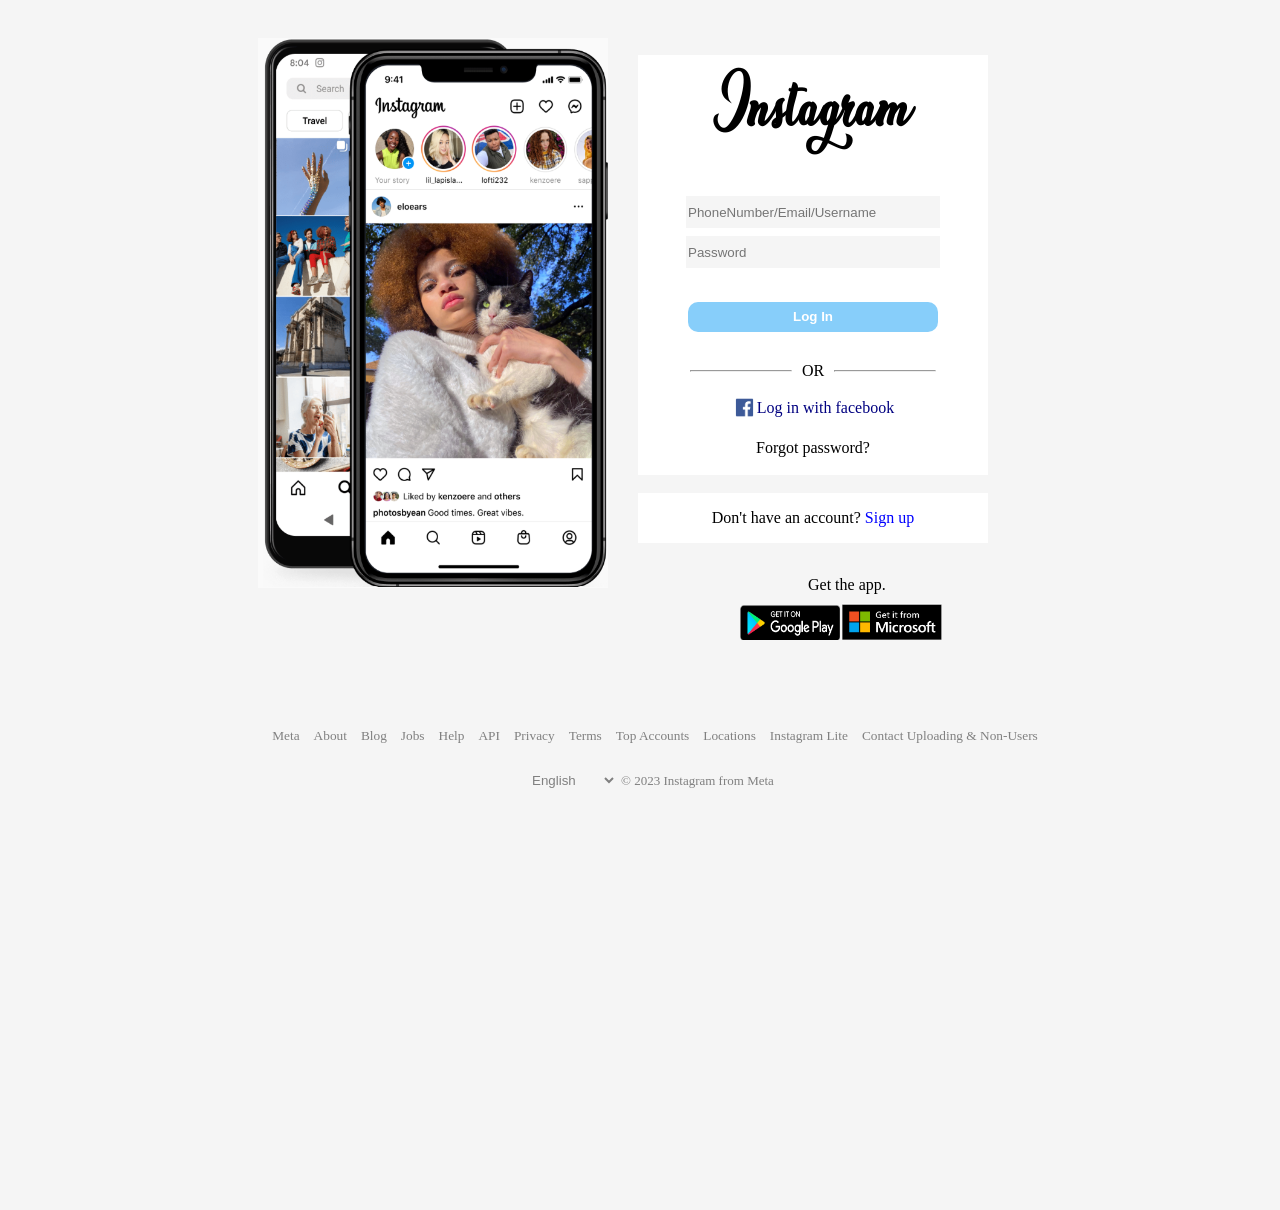
<file: index.html>
<!DOCTYPE html>
<html lang="en">

<head>
    <meta charset="UTF-8">
    <meta http-equiv="X-UA-Compatible" content="IE=edge">
    <meta name="viewport" content="width=device-width, initial-scale=1.0">
    <title>Instagram</title>
    <link rel="stylesheet" href="insta.css">
    <link rel="icon"  href="./images/icon.jfif">
</head>

<body>
    <img src="./images/mobpic.png" alt="" id="mobpic">
    <div id="logindiv">
        <h1>Instagram</h1>
        <form action="">
            <input type="text" name="mail" id="" placeholder="PhoneNumber/Email/Username">
            <br>
            <input type="password" name="" id="" placeholder="Password">
        </form>
        <br><br>
        <button id="loginbutton">Log In</button>
        <br><br>

        <hr id="hr1">
        <p id="or">OR</p>
        <hr id="hr2">
        <br>
        <a id="fblink"
            href="https://www.facebook.com/login.php?skip_api_login=1&api_key=124024574287414&kid_directed_site=0&app_id=124024574287414&signed_next=1&next=https%3A%2F%2Fwww.facebook.com%2Fdialog%2Foauth%3Fclient_id%3D124024574287414%26redirect_uri%3Dhttps%253A%252F%252Fwww.instagram.com%252Faccounts%252Fsignup%252F%26state%3D%257B%2522fbLoginKey%2522%253A%25224uoyl21gchqzh1xrffg9hbe908pr64rn1pxfwf871gz111lijm31%2522%252C%2522fbLoginReturnURL%2522%253A%2522%252Ffxcal%252Fdisclosure%252F%253Fnext%253D%25252F%2522%257D%26scope%3Demail%26response_type%3Dcode%252Cgranted_scopes%26locale%3Den_US%26ret%3Dlogin%26fbapp_pres%3D0%26logger_id%3D54a176d2-0e5a-42c1-859e-cc277196f4f2%26tp%3Dunspecified&cancel_url=https%3A%2F%2Fwww.instagram.com%2Faccounts%2Fsignup%2F%3Ferror%3Daccess_denied%26error_code%3D200%26error_description%3DPermissions%2Berror%26error_reason%3Duser_denied%26state%3D%257B%2522fbLoginKey%2522%253A%25224uoyl21gchqzh1xrffg9hbe908pr64rn1pxfwf871gz111lijm31%2522%252C%2522fbLoginReturnURL%2522%253A%2522%252Ffxcal%252Fdisclosure%252F%253Fnext%253D%25252F%2522%257D%23_%3D_&display=page&locale=en_GB&pl_dbl=0"><img
                id="fbimage" src="./images/fb.png" alt="">Log in with facebook</a>
        <br><br>
        <a id="forgetlink" href="">Forgot password?</a>
    </div>


<div id="signupdiv">
    <p id="account">Don't have an account?</p>
    <a id="signuplink" href="">Sign up</a>




</div>
<p id="getapp">Get the app.</p>
<div id="buttondiv">

<img id="googlepic" src="./images/google.png" alt="">

<img id="mspic" src="./images/microsoft.png" alt="">

</div>

<div id="footer">
<ul>
<li><a class="footerelements" href="">Meta</a>
</li>
<li><a class="footerelements" href="">About</a></li>
<li><a class="footerelements" href="">Blog</a></li>
<li><a class="footerelements" href="">Jobs</a></li>
<li><a class="footerelements" href="">Help</a></li>
<li><a class="footerelements" href="">API</a></li>
<li><a class="footerelements" href="">Privacy</a></li>
<li><a class="footerelements" href="">Terms</a></li>
<li><a class="footerelements" href="">Top Accounts</a></li>
<li><a class="footerelements" href="">Locations</a></li>
<li><a class="footerelements" href="">Instagram Lite</a></li>
<li><a class="footerelements" href="">Contact Uploading & Non-Users</a></li>

</ul>
<select name="Languages" id="Languages">
<option value="English">English</option>
<option value="English">Urdu</option>
<option value="English">Hindi</option>
<option value="English">Italiano</option>
<option value="English">Nederlands</option>
<option value="English">Polski</option>
<option value="English">Sindhi</option>
<option value="English">Punjabi</option>
<option value="English">Balochi</option>
<option value="English">Sanskrit</option>
<option value="English">Bengali</option>

</select>
<p id="footerpara">© 2023 Instagram from Meta</p>
</div>

</body>

</html>
</file>
<file: insta.css>
body{
    background-color: whitesmoke;
}
@font-face {
    font-family: myfont;
    src: url(./font/amsterdam-font/Amsterdam-ZVGqm.ttf);
}
#mobpic{
    width: 350px;
    height: 550px;
    position: relative;
    top: 30px;
    left: 250px;
}
h1{
    padding-top: 50px;
    padding-bottom: 50px;
    font-family: myfont;
}
#logindiv{
    background-color: white;
    align-items: center;
    text-align: center;
    width: 350px;
    position: relative;
    top: -528px;
    left: 630px;
    line-height: 15px;
    height: 420px;
}
form{
    line-height: 40px;
}
input{
    width: 250px;
    height: 30px;
    background-color: whitesmoke;
    border: 0px;
    
}
#loginbutton{
    background-color: lightskyblue;
    border: 0px;
    width: 250px;
    height: 30px;
    font-weight: bold;
    border-radius: 10px;
    color: white;
}
#hr1
{
    width: 100px;
    display: inline-block;
    position: relative;
    top: 4px;
    right: 6px;
}
#hr2
{
    width: 100px;
    display: inline-block;
    position: relative;
    top: 4px;
    left: 6px;
}
#or{

    display: inline-block;
    
}
#fbimage{
width: 25px;
position: relative;
top: 4px;

}
#fblink{
    text-decoration: none;
    color: navy;
}
#forgetlink{
    text-decoration: none;
    color: black;
    position: relative;
    top: 10px;
    
}
#signupdiv{
    position: relative;
    top: -510px;
    left: 630px;
    background-color: white;
    width: 350px;
    align-items: center;
    text-align: center;

}
#account{
    display: inline-block;
}
#signuplink{
   text-decoration: none;
   color: blue;
}
#getapp{
    display: inline-block;
    position: relative;
    left: 800px;
    top:-500px ;
}
#googlepic{
    width: 100px;
    height: 35px;
    position: relative;
    left: 660px;
    top: -450px;
}

#mspic{
    width: 100px;
    position: relative;
    left: 658px;
    top: -450px;
}

#buttondiv{
display: inline-block;
position: relative;
right: 10px;
height: fit-content;

}
ul{
    text-align: center;
}
li{
    display: inline-block;
    width: fit-content;
    font-size: smaller;
    padding-right: 10px;
    
}
.footerelements{
    text-decoration: none;
    color: gray;
}
#Languages{
background-color: whitesmoke;
border: 0px;
margin-left: 520px;
color: grey;

width: fit-content;

}
#footerpara{
    color: grey;
    font-size: small;
    display: inline-block;
}
#footer{
    position: relative;
    top: -400px;
    height: fit-content;
}
</file>
